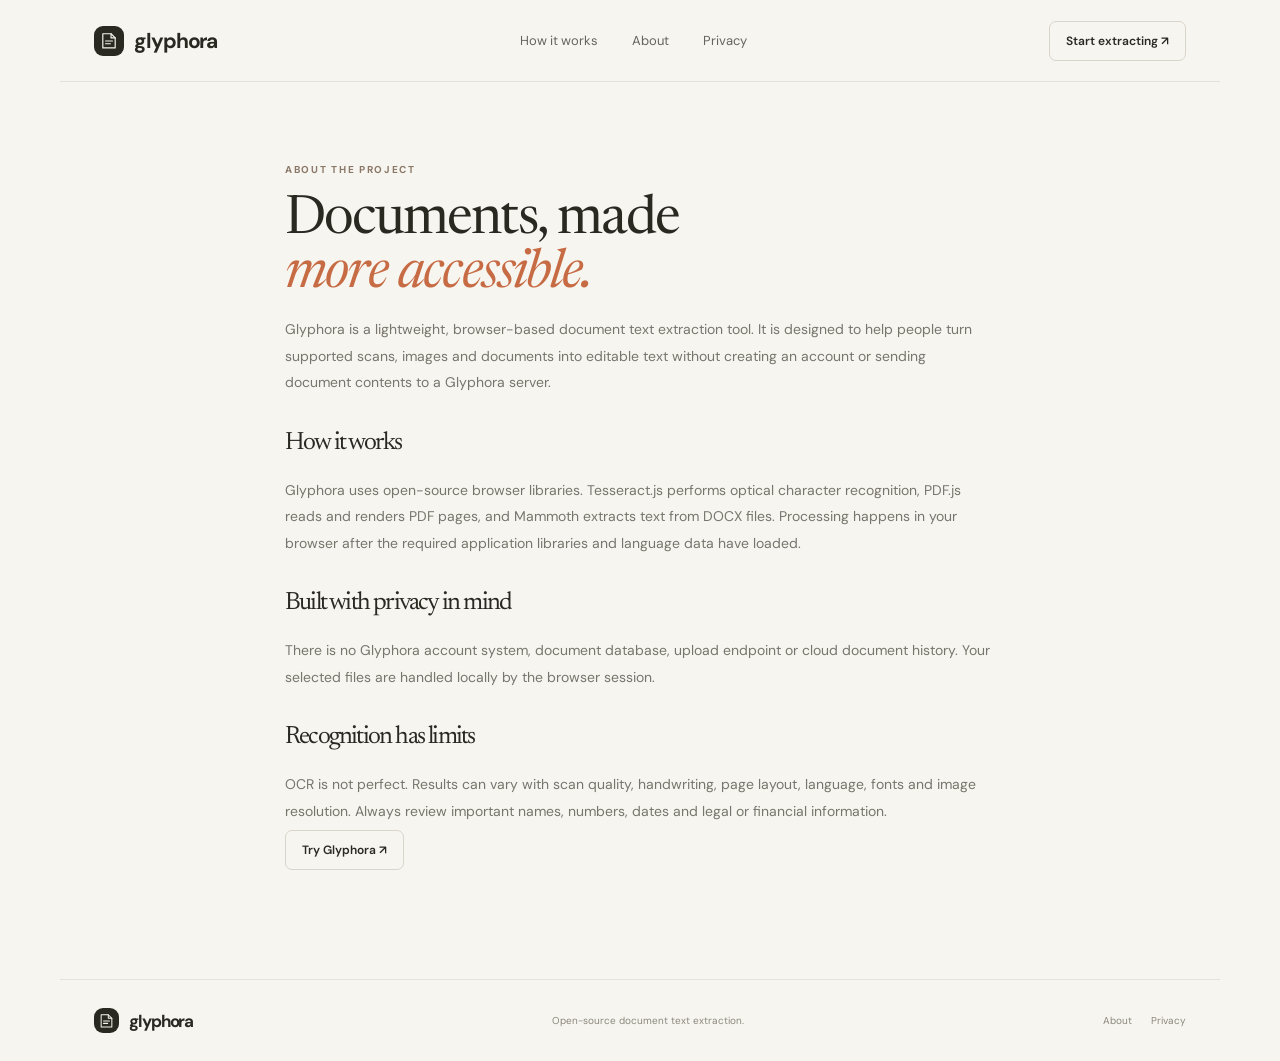
<file: about.html>
<!doctype html>
<html lang="en"><head><meta charset="utf-8"><meta name="viewport" content="width=device-width, initial-scale=1"><meta name="theme-color" content="#f7f5f0"><title>About Glyphora</title><link rel="preconnect" href="https://fonts.googleapis.com"><link href="https://fonts.googleapis.com/css2?family=DM+Sans:wght@400;500;600;700&family=Newsreader:opsz,wght@6..72,400;6..72,500&display=swap" rel="stylesheet"><link rel="stylesheet" href="style.css"><link rel="stylesheet" href="responsive.css"></head>
<body><header class="site-header"><a class="brand" href="./"><span class="brand-mark"><svg viewBox="0 0 32 32"><path d="M7 5.5h12l6 6V26H7z"/><path d="M19 5.5v6h6M11 16h10M11 20h7"/></svg></span><span>glyphora</span></a><nav class="header-nav"><a href="./#how-it-works">How it works</a><a href="about.html">About</a><a href="privacy.html">Privacy</a></nav><a class="header-cta" href="./#workspace">Start extracting ↗</a></header>
<main class="simple-page"><span class="section-kicker">ABOUT THE PROJECT</span><h1>Documents, made<br><em>more accessible.</em></h1><p>Glyphora is a lightweight, browser-based document text extraction tool. It is designed to help people turn supported scans, images and documents into editable text without creating an account or sending document contents to a Glyphora server.</p><h2>How it works</h2><p>Glyphora uses open-source browser libraries. Tesseract.js performs optical character recognition, PDF.js reads and renders PDF pages, and Mammoth extracts text from DOCX files. Processing happens in your browser after the required application libraries and language data have loaded.</p><h2>Built with privacy in mind</h2><p>There is no Glyphora account system, document database, upload endpoint or cloud document history. Your selected files are handled locally by the browser session.</p><h2>Recognition has limits</h2><p>OCR is not perfect. Results can vary with scan quality, handwriting, page layout, language, fonts and image resolution. Always review important names, numbers, dates and legal or financial information.</p><a class="header-cta" href="./#workspace">Try Glyphora ↗</a></main>
<footer class="site-footer"><a class="brand footer-brand" href="./"><span class="brand-mark"><svg viewBox="0 0 32 32"><path d="M7 5.5h12l6 6V26H7z"/><path d="M19 5.5v6h6M11 16h10M11 20h7"/></svg></span><span>glyphora</span></a><span>Open-source document text extraction.</span><div><a href="about.html">About</a><a href="privacy.html">Privacy</a></div></footer></body></html>
</file>
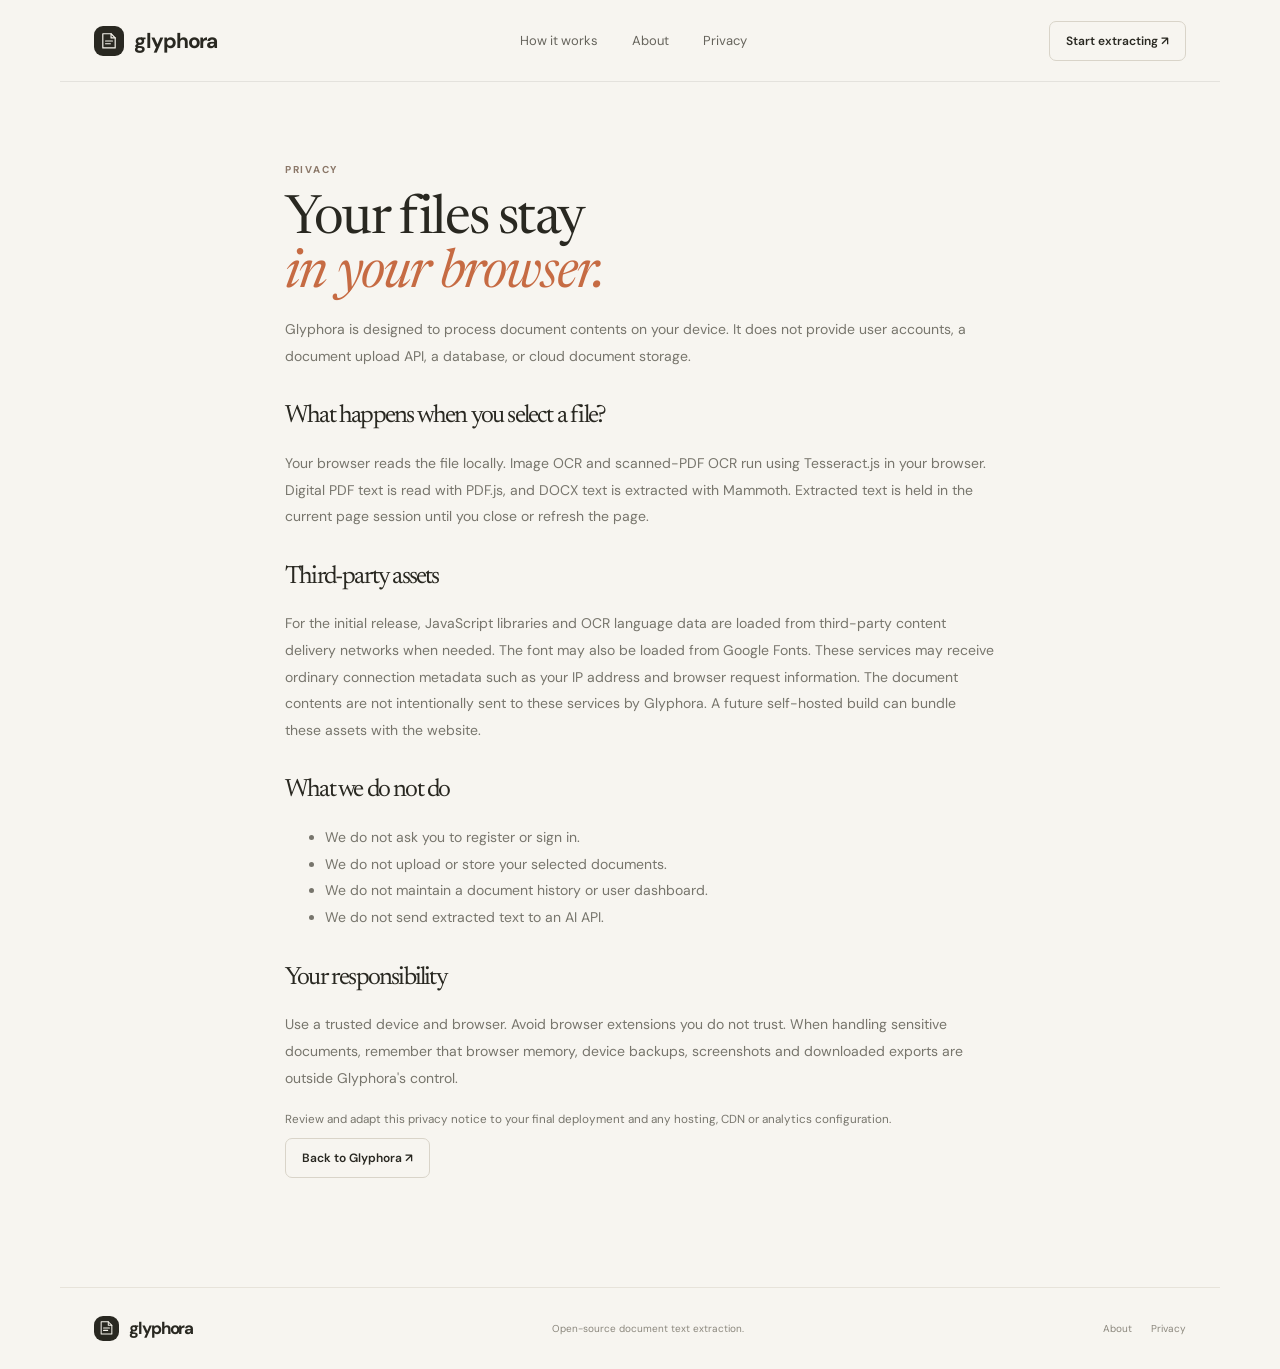
<file: privacy.html>
<!doctype html>
<html lang="en"><head><meta charset="utf-8"><meta name="viewport" content="width=device-width, initial-scale=1"><meta name="theme-color" content="#f7f5f0"><title>Privacy — Glyphora</title><link rel="preconnect" href="https://fonts.googleapis.com"><link href="https://fonts.googleapis.com/css2?family=DM+Sans:wght@400;500;600;700&family=Newsreader:opsz,wght@6..72,400;6..72,500&display=swap" rel="stylesheet"><link rel="stylesheet" href="style.css"><link rel="stylesheet" href="responsive.css"></head>
<body><header class="site-header"><a class="brand" href="./"><span class="brand-mark"><svg viewBox="0 0 32 32"><path d="M7 5.5h12l6 6V26H7z"/><path d="M19 5.5v6h6M11 16h10M11 20h7"/></svg></span><span>glyphora</span></a><nav class="header-nav"><a href="./#how-it-works">How it works</a><a href="about.html">About</a><a href="privacy.html">Privacy</a></nav><a class="header-cta" href="./#workspace">Start extracting ↗</a></header>
<main class="simple-page"><span class="section-kicker">PRIVACY</span><h1>Your files stay<br><em>in your browser.</em></h1><p>Glyphora is designed to process document contents on your device. It does not provide user accounts, a document upload API, a database, or cloud document storage.</p><h2>What happens when you select a file?</h2><p>Your browser reads the file locally. Image OCR and scanned-PDF OCR run using Tesseract.js in your browser. Digital PDF text is read with PDF.js, and DOCX text is extracted with Mammoth. Extracted text is held in the current page session until you close or refresh the page.</p><h2>Third-party assets</h2><p>For the initial release, JavaScript libraries and OCR language data are loaded from third-party content delivery networks when needed. The font may also be loaded from Google Fonts. These services may receive ordinary connection metadata such as your IP address and browser request information. The document contents are not intentionally sent to these services by Glyphora. A future self-hosted build can bundle these assets with the website.</p><h2>What we do not do</h2><ul><li>We do not ask you to register or sign in.</li><li>We do not upload or store your selected documents.</li><li>We do not maintain a document history or user dashboard.</li><li>We do not send extracted text to an AI API.</li></ul><h2>Your responsibility</h2><p>Use a trusted device and browser. Avoid browser extensions you do not trust. When handling sensitive documents, remember that browser memory, device backups, screenshots and downloaded exports are outside Glyphora's control.</p><p><small>Review and adapt this privacy notice to your final deployment and any hosting, CDN or analytics configuration.</small></p><a class="header-cta" href="./#workspace">Back to Glyphora ↗</a></main>
<footer class="site-footer"><a class="brand footer-brand" href="./"><span class="brand-mark"><svg viewBox="0 0 32 32"><path d="M7 5.5h12l6 6V26H7z"/><path d="M19 5.5v6h6M11 16h10M11 20h7"/></svg></span><span>glyphora</span></a><span>Open-source document text extraction.</span><div><a href="about.html">About</a><a href="privacy.html">Privacy</a></div></footer></body></html>
</file>
<file: style.css>
:root {
  --paper: #f7f5f0; --surface: #fffefa; --ink: #292821; --muted: #77756c;
  --line: #e7e3da; --accent: #c66b43; --accent-dark: #a95230; --soft: #f1eee7;
  --green: #54765e; --serif: "Newsreader", Georgia, serif; --sans: "DM Sans", Arial, sans-serif;
}
* { box-sizing: border-box; }
html { scroll-behavior: smooth; }
body { margin: 0; background: var(--paper); color: var(--ink); font-family: var(--sans); -webkit-font-smoothing: antialiased; }
a { color: inherit; text-decoration: none; }
button, select, textarea { font: inherit; }
.site-header { max-width: 1160px; margin: auto; height: 82px; padding: 0 34px; display: flex; align-items: center; justify-content: space-between; border-bottom: 1px solid rgba(41,40,33,.09); }
.brand { display: inline-flex; align-items: center; gap: 10px; font-size: 21px; font-weight: 700; letter-spacing: -1.1px; }
.brand-mark { width: 30px; height: 30px; display: inline-grid; place-items: center; background: var(--ink); border-radius: 9px; }
.brand-mark svg { width: 22px; height: 22px; fill: none; stroke: #f8f5ee; stroke-width: 1.7; stroke-linecap: round; stroke-linejoin: round; }
.header-nav { display: flex; gap: 34px; color: #66645c; font-size: 13px; }
.header-nav a:hover, .site-footer a:hover { color: var(--accent-dark); }
.header-cta { border: 1px solid #d9d4c9; padding: 11px 16px; border-radius: 7px; font-size: 12px; font-weight: 600; }
.header-cta span { color: var(--accent); margin-left: 8px; }
.hero { text-align: center; padding: 94px 24px 78px; }
.eyebrow, .section-kicker { color: #8b7768; font-size: 10px; font-weight: 700; letter-spacing: 1.7px; }
.eyebrow { display: inline-flex; align-items: center; gap: 9px; }
.eyebrow-dot, .local-pill span { width: 7px; height: 7px; border-radius: 50%; background: #6f9476; display: inline-block; }
h1, h2 { font-family: var(--serif); font-weight: 400; letter-spacing: -1.8px; }
.hero h1 { font-size: clamp(48px, 7vw, 76px); line-height: .99; margin: 24px 0 19px; }
h1 em, h2 em { color: var(--accent); font-weight: 400; }
.hero-copy { max-width: 560px; margin: 0 auto; color: var(--muted); font-size: 15px; line-height: 1.8; }
.privacy-note { margin-top: 24px; display: inline-flex; gap: 8px; align-items: center; color: #666c5d; font-size: 11px; }
.lock-icon { color: var(--green); font-size: 18px; }
.workspace-section, .results-section { max-width: 850px; margin: 0 auto; padding: 0 24px; }
.workspace-heading, .results-heading { display: flex; justify-content: space-between; align-items: end; margin-bottom: 17px; }
.workspace-heading h2, .results-heading h2 { font-size: 31px; margin: 7px 0 0; letter-spacing: -.8px; }
.local-pill { color: #617461; font-size: 11px; display: flex; align-items: center; gap: 8px; padding-bottom: 8px; }
.workspace-card, .result-card { background: var(--surface); border: 1px solid var(--line); border-radius: 12px; padding: 18px; box-shadow: 0 12px 35px rgba(50,45,32,.035); }
.upload-panel { border: 1.5px dashed #d8d1c4; background: #fbfaf6; border-radius: 9px; min-height: 250px; display: flex; flex-direction: column; justify-content: center; align-items: center; text-align: center; cursor: pointer; transition: .2s ease; outline: none; padding: 25px 14px; }
.upload-panel:hover, .upload-panel:focus-visible, .upload-panel.dragover { border-color: var(--accent); background: #faf4ef; }
.upload-icon { width: 49px; height: 49px; border-radius: 14px; display: grid; place-items: center; background: #f0e9df; color: var(--accent); margin-bottom: 12px; }
.upload-icon svg { width: 26px; height: 26px; fill: none; stroke: currentColor; stroke-width: 1.6; stroke-linecap: round; stroke-linejoin: round; }
.upload-panel h3 { font-size: 16px; margin: 0 0 5px; font-weight: 600; }
.upload-panel p { color: var(--muted); font-size: 12px; margin: 0; }
.text-button { border: 0; background: none; color: var(--accent-dark); text-decoration: underline; padding: 0; cursor: pointer; font-weight: 600; }
.file-types { display: flex; gap: 6px; margin: 18px 0 10px; flex-wrap: wrap; justify-content: center; }
.file-types span { border: 1px solid #e5dfd4; border-radius: 4px; color: #79766d; padding: 4px 7px; font-size: 9px; font-weight: 700; letter-spacing: .4px; }
.upload-panel small { color: #99958a; font-size: 10px; }
.controls-row { display: flex; justify-content: space-between; align-items: end; gap: 15px; padding-top: 17px; }
.control-label { color: #777268; display: flex; flex-direction: column; gap: 7px; font-size: 10px; font-weight: 600; letter-spacing: .2px; }
.control-label select { min-width: 205px; color: var(--ink); background: #fff; border: 1px solid var(--line); border-radius: 6px; padding: 10px 32px 10px 11px; font-size: 12px; outline-color: var(--accent); }
.primary-button, .secondary-button { border-radius: 6px; border: 1px solid var(--ink); background: var(--ink); color: #fffdf8; padding: 12px 17px; cursor: pointer; font-size: 12px; font-weight: 600; transition: .18s; }
.primary-button:hover:not(:disabled) { background: #49463b; transform: translateY(-1px); }
.primary-button:disabled { opacity: .38; cursor: not-allowed; }
.primary-button span { color: #e5a17f; margin-left: 10px; }
.secondary-button { background: transparent; color: var(--ink); border-color: #d8d2c7; }
.secondary-button:hover { background: var(--soft); }
.compact { padding: 10px 14px; }
.workspace-footnote { color: #989489; font-size: 10px; text-align: center; margin: 13px 0 0; }
.queue { border-top: 1px solid var(--line); margin-top: 18px; padding-top: 14px; }
.queue-top { display: flex; justify-content: space-between; font-size: 12px; margin-bottom: 8px; }
.quiet-button { border: 0; background: none; color: var(--accent-dark); font-size: 11px; cursor: pointer; }
.file-row { display: flex; align-items: center; gap: 10px; border: 1px solid #eeeae2; border-radius: 6px; padding: 9px 10px; margin-top: 6px; font-size: 11px; }
.file-symbol { width: 28px; height: 30px; background: #f0ece4; border-radius: 5px; display: grid; place-items: center; color: #8a6a56; font-size: 9px; font-weight: 700; }
.file-details { flex: 1; min-width: 0; }
.file-name { overflow: hidden; white-space: nowrap; text-overflow: ellipsis; font-weight: 600; }
.file-size { color: #99958a; margin-top: 2px; font-size: 9px; }
.remove-file { border: 0; background: none; color: #9a9286; cursor: pointer; font-size: 17px; }
.results-section { padding-top: 65px; }
.results-heading { align-items: end; }
.result-actions { display: flex; gap: 8px; }
.progress-wrap { margin: 15px 0; }
.progress-label { display: flex; justify-content: space-between; color: #777268; font-size: 11px; margin-bottom: 7px; }
.progress-track { height: 5px; border-radius: 10px; background: #e9e5dc; overflow: hidden; }
#progress-bar { height: 100%; width: 0; background: var(--accent); transition: width .2s; }
.result-card { padding: 0; overflow: hidden; }
.result-meta { display: flex; justify-content: space-between; padding: 12px 15px; border-bottom: 1px solid var(--line); color: #827d72; font-size: 10px; }
#output-text { width: 100%; min-height: 300px; padding: 19px; border: 0; resize: vertical; outline: none; background: transparent; color: #39372f; font-family: var(--sans); font-size: 13px; line-height: 1.8; }
.result-disclaimer { color: #969185; font-size: 10px; line-height: 1.6; }
.how-section { max-width: 1050px; margin: 112px auto 0; padding: 0 30px; }
.how-intro h2 { font-size: 42px; line-height: 1.04; margin: 12px 0 32px; }
.steps { display: grid; grid-template-columns: repeat(3,1fr); border-top: 1px solid var(--line); border-bottom: 1px solid var(--line); }
.step { padding: 25px 28px 28px 0; }
.step + .step { border-left: 1px solid var(--line); padding-left: 28px; }
.step-number { color: var(--accent); font-family: var(--serif); font-size: 20px; }
.step h3 { font-size: 14px; margin: 17px 0 7px; }
.step p { color: var(--muted); font-size: 12px; line-height: 1.75; max-width: 240px; margin: 0; }
.closing { max-width: 990px; margin: 105px auto 80px; background: #eeebe3; border-radius: 12px; padding: 43px 48px; display: flex; justify-content: space-between; align-items: end; }
.closing h2 { font-size: 37px; line-height: 1.04; margin: 12px 0 0; }
.closing-link { font-size: 12px; font-weight: 600; border-bottom: 1px solid #b8a99b; padding-bottom: 7px; white-space: nowrap; }
.closing-link span { color: var(--accent); margin-left: 10px; }
.site-footer { max-width: 1160px; margin: auto; min-height: 82px; border-top: 1px solid var(--line); padding: 18px 34px; display: flex; justify-content: space-between; align-items: center; color: #8b877d; font-size: 10px; }
.footer-brand { color: var(--ink); font-size: 17px; }
.footer-brand .brand-mark { width: 25px; height: 25px; }
.footer-brand .brand-mark svg { width: 19px; }
.site-footer div { display: flex; gap: 19px; }
.toast { position: fixed; bottom: 22px; left: 50%; transform: translate(-50%, 15px); background: #292821; color: white; border-radius: 7px; padding: 11px 16px; font-size: 12px; opacity: 0; pointer-events: none; transition: .2s; z-index: 20; max-width: calc(100% - 30px); text-align: center; }
.toast.show { opacity: 1; transform: translate(-50%, 0); }
.simple-page { max-width: 760px; margin: 75px auto 120px; padding: 0 25px; min-height: 55vh; }
.simple-page h1 { font-size: 54px; margin: 15px 0; }
.simple-page p, .simple-page li { color: var(--muted); font-size: 14px; line-height: 1.9; }
.simple-page h2 { font-size: 25px; margin-top: 35px; }
[hidden] { display: none !important; }
</file>
<file: responsive.css>
@media (max-width: 700px) {
  .site-header { height: 68px; padding: 0 18px; }
  .brand { font-size: 19px; }
  .header-nav { display: none; }
  .header-cta { font-size: 10px; padding: 9px 11px; }
  .hero { padding: 72px 20px 58px; }
  .hero h1 { font-size: clamp(46px, 13vw, 65px); }
  .hero-copy { font-size: 13px; max-width: 420px; }
  .workspace-section, .results-section { padding: 0 15px; }
  .workspace-heading h2, .results-heading h2 { font-size: 27px; }
  .workspace-heading { align-items: start; }
  .local-pill { font-size: 9px; padding-top: 10px; }
  .workspace-card { padding: 11px; }
  .upload-panel { min-height: 225px; }
  .controls-row { align-items: stretch; flex-direction: column; }
  .control-label select { width: 100%; }
  .primary-button { width: 100%; }
  .results-heading { align-items: start; flex-direction: column; gap: 14px; }
  .result-actions { width: 100%; }
  .result-actions button { flex: 1; }
  .how-section { margin-top: 78px; padding: 0 21px; }
  .how-intro h2 { font-size: 37px; }
  .steps { grid-template-columns: 1fr; }
  .step, .step + .step { border-left: 0; border-bottom: 1px solid var(--line); padding: 20px 0; }
  .step:last-child { border-bottom: 0; }
  .step h3 { margin-top: 8px; }
  .closing { margin: 70px 15px 55px; padding: 30px 23px; display: block; }
  .closing h2 { font-size: 32px; }
  .closing-link { display: inline-block; margin-top: 24px; }
  .site-footer { padding: 22px 18px; flex-wrap: wrap; gap: 15px; }
  .site-footer > span { order: 3; width: 100%; }
}
@media (max-width: 380px) {
  .header-cta { padding: 8px; }
  .hero { padding-top: 58px; }
  .eyebrow { font-size: 8px; }
  .file-types { gap: 4px; }
  .file-types span { padding: 4px 5px; }
}
</file>
